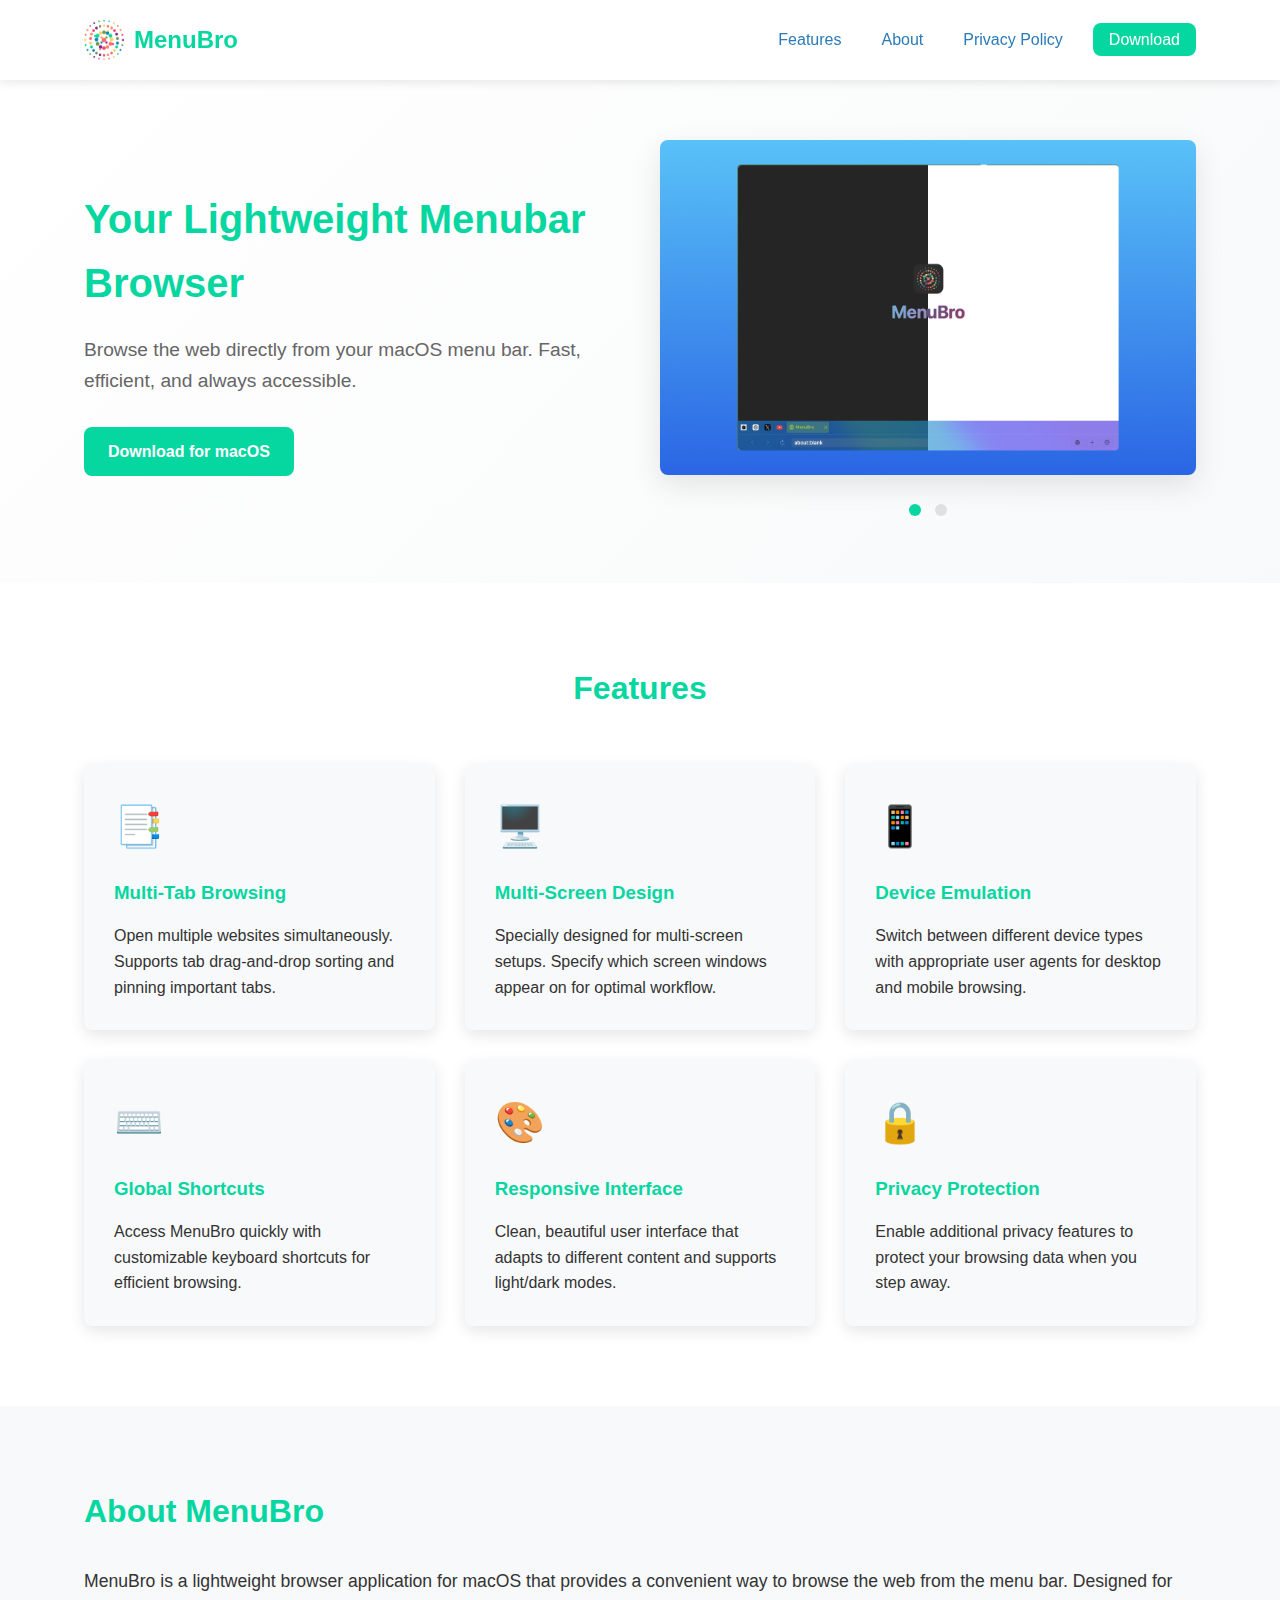
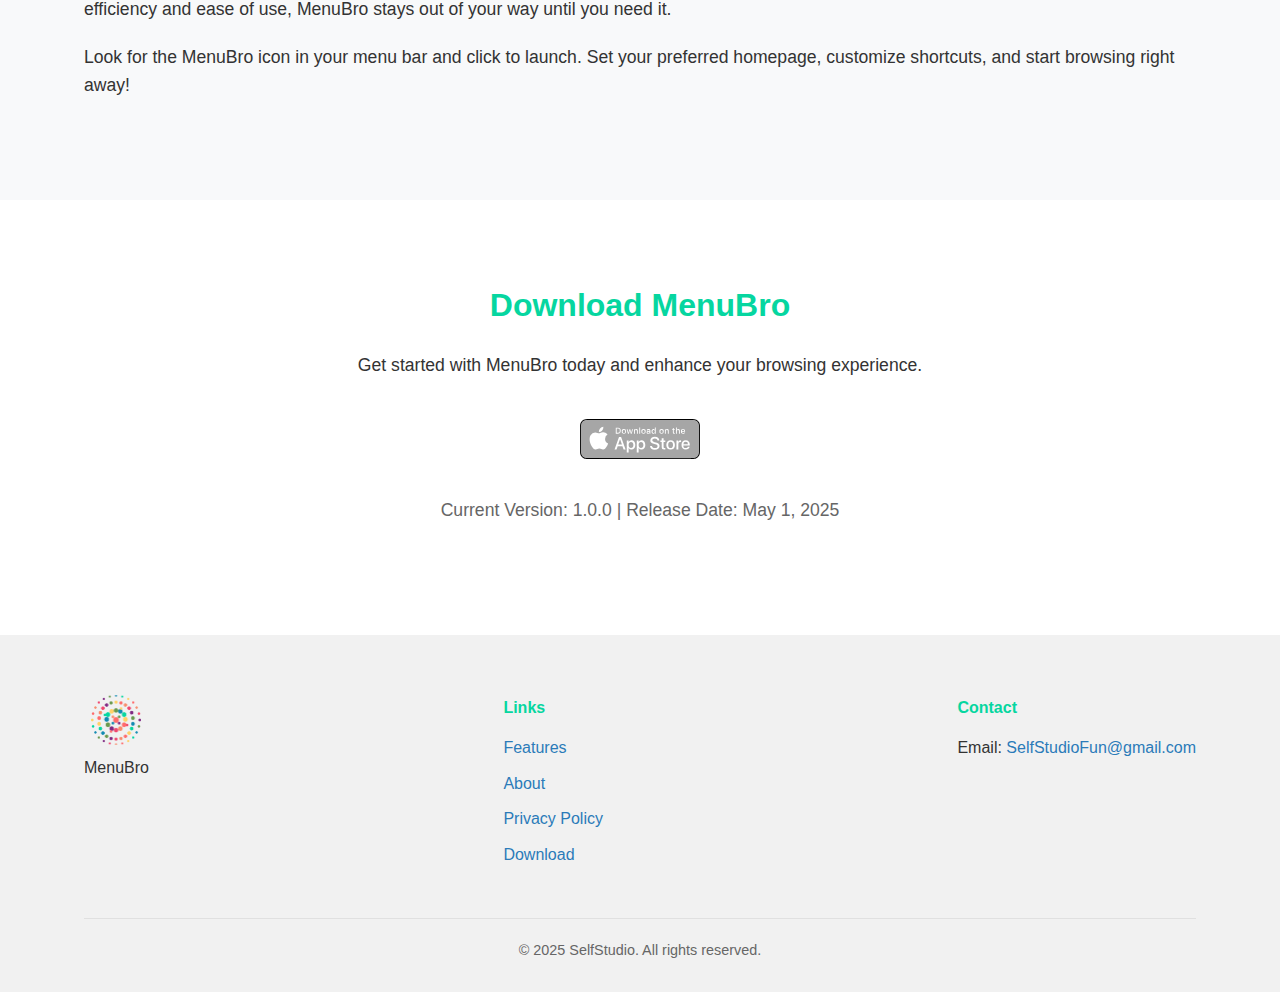
<file: index.html>
<!DOCTYPE html>
<html lang="en">
<head>
    <meta charset="UTF-8">
    <meta name="viewport" content="width=device-width, initial-scale=1.0">
    <title>MenuBro - Lightweight Menubar Browser</title>

    <!-- Favicon -->
    <link rel="icon" href="images/favicon.ico">
    <link rel="icon" type="image/png" sizes="32x32" href="images/favicon-32x32.png">
    <link rel="icon" type="image/png" sizes="16x16" href="images/favicon-16x16.png">
    <link rel="apple-touch-icon" sizes="180x180" href="images/apple-touch-icon.png">
    <meta name="theme-color" content="#06d6a0">
    <link rel="manifest" href="manifest.json">

    <link rel="stylesheet" href="css/styles.css">
    <script src="js/main.js" defer></script>
</head>
<body>
    <header>
        <div class="container">
            <div class="logo">
                <img src="images/logo.png" alt="MenuBro Logo">
                <h1>MenuBro</h1>
            </div>
            <nav>
                <ul>
                    <li><a href="#features">Features</a></li>
                    <li><a href="#about">About</a></li>
                    <li><a href="privacy-policy.html">Privacy Policy</a></li>
                    <li><a href="#download" class="download-btn">Download</a></li>
                </ul>
            </nav>
        </div>
    </header>

    <section class="hero">
        <div class="container">
            <div class="hero-content">
                <h1>Your Lightweight Menubar Browser</h1>
                <p>Browse the web directly from your macOS menu bar. Fast, efficient, and always accessible.</p>
                <a href="#download" class="cta-button">Download for macOS</a>
            </div>
            <div class="hero-image">
                <div class="slideshow-container">
                    <div class="slide fade active" style="display: block;">
                        <img src="images/hero-image.png" alt="MenuBro Browser Screenshot 1">
                    </div>
                    <div class="slide fade">
                        <img src="images/hero-image-2.png" alt="MenuBro Browser Screenshot 2">
                    </div>

                    <!-- 导航点 -->
                    <div class="dots-container">
                        <span class="dot active" onclick="currentSlide(1)"></span>
                        <span class="dot" onclick="currentSlide(2)"></span>
                    </div>
                </div>
            </div>
        </div>
    </section>

    <section id="features" class="features">
        <div class="container">
            <h2>Features</h2>
            <div class="feature-grid">
                <div class="feature-card">
                    <div class="feature-icon">📑</div>
                    <h3>Multi-Tab Browsing</h3>
                    <p>Open multiple websites simultaneously. Supports tab drag-and-drop sorting and pinning important tabs.</p>
                </div>
                <div class="feature-card">
                    <div class="feature-icon">🖥️</div>
                    <h3>Multi-Screen Design</h3>
                    <p>Specially designed for multi-screen setups. Specify which screen windows appear on for optimal workflow.</p>
                </div>
                <div class="feature-card">
                    <div class="feature-icon">📱</div>
                    <h3>Device Emulation</h3>
                    <p>Switch between different device types with appropriate user agents for desktop and mobile browsing.</p>
                </div>
                <div class="feature-card">
                    <div class="feature-icon">⌨️</div>
                    <h3>Global Shortcuts</h3>
                    <p>Access MenuBro quickly with customizable keyboard shortcuts for efficient browsing.</p>
                </div>
                <div class="feature-card">
                    <div class="feature-icon">🎨</div>
                    <h3>Responsive Interface</h3>
                    <p>Clean, beautiful user interface that adapts to different content and supports light/dark modes.</p>
                </div>
                <div class="feature-card">
                    <div class="feature-icon">🔒</div>
                    <h3>Privacy Protection</h3>
                    <p>Enable additional privacy features to protect your browsing data when you step away.</p>
                </div>
            </div>
        </div>
    </section>

    <section id="about" class="about">
        <div class="container">
            <h2>About MenuBro</h2>
            <p>MenuBro is a lightweight browser application for macOS that provides a convenient way to browse the web from the menu bar. Designed for efficiency and ease of use, MenuBro stays out of your way until you need it.</p>
            <p>Look for the MenuBro icon in your menu bar and click to launch. Set your preferred homepage, customize shortcuts, and start browsing right away!</p>
        </div>
    </section>

    <section id="download" class="download">
        <div class="container">
            <h2>Download MenuBro</h2>
            <p>Get started with MenuBro today and enhance your browsing experience.</p>
            <a href="https://apps.apple.com/us/app/menubro/id6745024185">
                <img src="images/app-download-badge.svg" alt="Download on the App Store" class="app-store-badge">
            </a>
            <p class="version-info">Current Version: 1.0.0 | Release Date: May 1, 2025</p>
        </div>
    </section>

    <footer>
        <div class="container">
            <div class="footer-content">
                <div class="footer-logo">
                    <img src="images/logo.png" alt="MenuBro Logo">
                    <p>MenuBro</p>
                </div>
                <div class="footer-links">
                    <h4>Links</h4>
                    <ul>
                        <li><a href="#features">Features</a></li>
                        <li><a href="#about">About</a></li>
                        <li><a href="privacy-policy.html">Privacy Policy</a></li>
                        <li><a href="#download">Download</a></li>
                    </ul>
                </div>
                <div class="footer-contact">
                    <h4>Contact</h4>
                    <span>Email: <a href="mailto:SelfStudioFun@gmail.com">SelfStudioFun@gmail.com</a></span>
                </div>
            </div>
            <div class="copyright">
                <p>© 2025 SelfStudio. All rights reserved.</p>
            </div>
        </div>
    </footer>
</body>
</html>
</file>
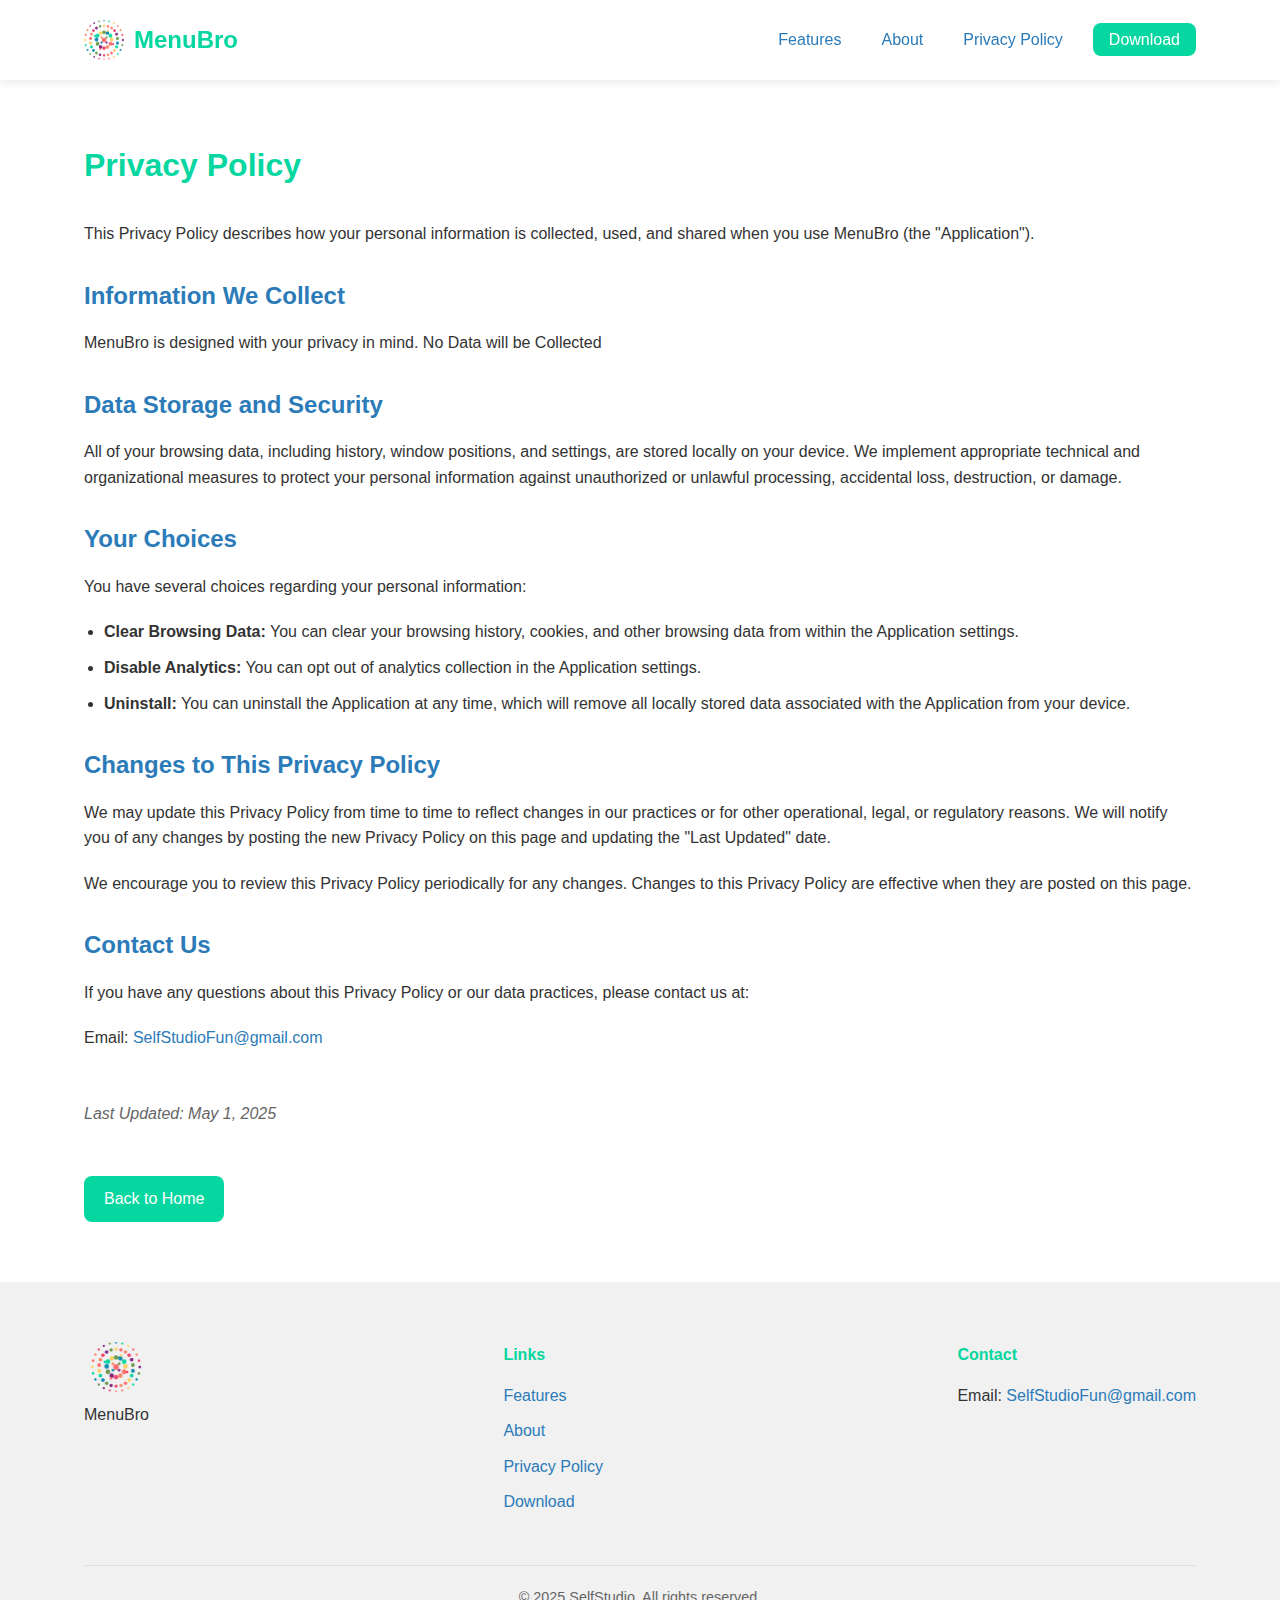
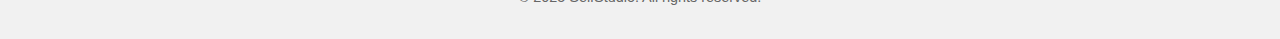
<file: privacy-policy.html>
<!DOCTYPE html>
<html lang="en">
<head>
    <meta charset="UTF-8">
    <meta name="viewport" content="width=device-width, initial-scale=1.0">
    <title>Privacy Policy - MenuBro</title>

    <!-- Favicon -->
    <link rel="icon" href="images/favicon.ico">
    <link rel="icon" type="image/png" sizes="32x32" href="images/favicon-32x32.png">
    <link rel="icon" type="image/png" sizes="16x16" href="images/favicon-16x16.png">
    <link rel="apple-touch-icon" sizes="180x180" href="images/apple-touch-icon.png">
    <meta name="theme-color" content="#06d6a0">
    <link rel="manifest" href="manifest.json">

    <link rel="stylesheet" href="css/styles.css">
    <script src="js/main.js" defer></script>
</head>
<body>
    <header>
        <div class="container">
            <div class="logo">
                <img src="images/logo.png" alt="MenuBro Logo">
                <h1>MenuBro</h1>
            </div>
            <nav>
                <ul>
                    <li><a href="index.html#features">Features</a></li>
                    <li><a href="index.html#about">About</a></li>
                    <li><a href="privacy-policy.html">Privacy Policy</a></li>
                    <li><a href="index.html#download" class="download-btn">Download</a></li>
                </ul>
            </nav>
        </div>
    </header>

    <section class="privacy-policy">
        <div class="container">
            <h1>Privacy Policy</h1>

            <p>This Privacy Policy describes how your personal information is collected, used, and shared when you use MenuBro (the "Application").</p>

            <h2>Information We Collect</h2>

            <p>MenuBro is designed with your privacy in mind. No Data will be Collected</p>

            <h2>Data Storage and Security</h2>

            <p>All of your browsing data, including history, window positions, and settings, are stored locally on your device. We implement appropriate technical and organizational measures to protect your personal information against unauthorized or unlawful processing, accidental loss, destruction, or damage.</p>


            <h2>Your Choices</h2>

            <p>You have several choices regarding your personal information:</p>

            <ul>
                <li><strong>Clear Browsing Data:</strong> You can clear your browsing history, cookies, and other browsing data from within the Application settings.</li>
                <li><strong>Disable Analytics:</strong> You can opt out of analytics collection in the Application settings.</li>
                <li><strong>Uninstall:</strong> You can uninstall the Application at any time, which will remove all locally stored data associated with the Application from your device.</li>
            </ul>

            <h2>Changes to This Privacy Policy</h2>

            <p>We may update this Privacy Policy from time to time to reflect changes in our practices or for other operational, legal, or regulatory reasons. We will notify you of any changes by posting the new Privacy Policy on this page and updating the "Last Updated" date.</p>

            <p>We encourage you to review this Privacy Policy periodically for any changes. Changes to this Privacy Policy are effective when they are posted on this page.</p>

            <h2>Contact Us</h2>

            <p>If you have any questions about this Privacy Policy or our data practices, please contact us at:</p>

            <span>Email: <a>SelfStudioFun@gmail.com</a></span>

            <p class="last-updated">Last Updated: May 1, 2025</p>

            <a href="index.html" class="back-to-home">Back to Home</a>
        </div>
    </section>

    <footer>
        <div class="container">
            <div class="footer-content">
                <div class="footer-logo">
                    <img src="images/logo.png" alt="MenuBro Logo">
                    <p>MenuBro</p>
                </div>
                <div class="footer-links">
                    <h4>Links</h4>
                    <ul>
                        <li><a href="index.html#features">Features</a></li>
                        <li><a href="index.html#about">About</a></li>
                        <li><a href="privacy-policy.html">Privacy Policy</a></li>
                        <li><a href="index.html#download">Download</a></li>
                    </ul>
                </div>
                <div class="footer-contact">
                    <h4>Contact</h4>
                    <span>Email: <a href="mailto:SelfStudioFun@gmail.com">SelfStudioFun@gmail.com</a></span>
                </div>
            </div>
            <div class="copyright">
                <p>© 2025 SelfStudio. All rights reserved.</p>
            </div>
        </div>
    </footer>
</body>
</html>
</file>
<file: css/styles.css>
/* Base Styles */
:root {
    --primary-color: #06d6a0;
    --secondary-color: #2b7bb9;
    --accent-color: #fb61da;
    --text-color: #333333;
    --light-text: #666666;
    --background-color: #ffffff;
    --card-background: #f8f9fa;
    --footer-background: #f1f1f1;
    --border-color: #e0e0e0;
    --shadow-color: rgba(0, 0, 0, 0.1);
    --border-radius: 8px;
    --transition-speed: 0.3s;
}

@media (prefers-color-scheme: dark) {
    :root {
        --primary-color: #06d6a0;
        --secondary-color: #61dafb;
        --accent-color: #fb61da;
        --text-color: #f1f1f1;
        --light-text: #b0b0b0;
        --background-color: #1e1e1e;
        --card-background: #2d2d2d;
        --footer-background: #252525;
        --border-color: #444444;
        --shadow-color: rgba(0, 0, 0, 0.3);
    }
}

* {
    margin: 0;
    padding: 0;
    box-sizing: border-box;
}

body {
    font-family: -apple-system, BlinkMacSystemFont, "Segoe UI", Roboto, Helvetica, Arial, sans-serif;
    line-height: 1.6;
    color: var(--text-color);
    background-color: var(--background-color);
}

a {
    color: var(--secondary-color);
    text-decoration: none;
    transition: color var(--transition-speed) ease;
}

a:hover {
    color: var(--primary-color);
}

.container {
    width: 90%;
    max-width: 1200px;
    margin: 0 auto;
    padding: 0 20px;
}

img {
    max-width: 100%;
    height: auto;
}

/* Header Styles */
header {
    padding: 20px 0;
    background-color: var(--background-color);
    box-shadow: 0 2px 10px var(--shadow-color);
    position: sticky;
    top: 0;
    z-index: 100;
}

header .container {
    display: flex;
    justify-content: space-between;
    align-items: center;
}

.logo {
    display: flex;
    align-items: center;
    gap: 10px;
}

.logo img {
    width: 40px;
    height: 40px;
}

.logo h1 {
    font-size: 1.5rem;
    font-weight: 600;
    color: var(--primary-color);
}

nav ul {
    display: flex;
    list-style: none;
    gap: 20px;
}

nav a {
    font-weight: 500;
    padding: 5px 10px;
    border-radius: var(--border-radius);
    transition: background-color var(--transition-speed) ease;
}

nav a:hover {
    background-color: var(--card-background);
}

.download-btn {
    background-color: var(--primary-color);
    color: white;
    padding: 8px 16px;
    border-radius: var(--border-radius);
    transition: background-color var(--transition-speed) ease;
}

.download-btn:hover {
    background-color: var(--secondary-color);
    color: white;
}

/* Hero Section */
.hero {
    padding: 60px 0;
    background: linear-gradient(135deg, var(--background-color) 0%, var(--card-background) 100%);
}

.hero .container {
    display: flex;
    align-items: center;
    gap: 40px;
}

.hero-content {
    flex: 1;
}

.hero-content h1 {
    font-size: 2.5rem;
    margin-bottom: 20px;
    color: var(--primary-color);
}

.hero-content p {
    font-size: 1.2rem;
    margin-bottom: 30px;
    color: var(--light-text);
}

.hero-image {
    flex: 1;
    display: flex;
    justify-content: center;
}

.hero-image img {
    max-width: 100%;
    border-radius: var(--border-radius);
    box-shadow: 0 10px 30px var(--shadow-color);
}

/* 轮播样式 */
.slideshow-container {
    position: relative;
    width: 100%;
    max-width: 600px;
    margin: 0 auto;
}

.slide {
    display: none;
    animation-duration: 1s;
}

.slide.active {
    display: block;
}

.slide img {
    width: 100%;
    height: auto;
}

/* 淡入淡出动画 */
.fade {
    animation-name: fade;
    animation-duration: 1.5s;
}

@keyframes fade {
    from {opacity: 0.4}
    to {opacity: 1}
}

/* 导航点样式 */
.dots-container {
    text-align: center;
    margin-top: 15px;
}

.dot {
    cursor: pointer;
    height: 12px;
    width: 12px;
    margin: 0 5px;
    background-color: var(--border-color);
    border-radius: 50%;
    display: inline-block;
    transition: background-color 0.6s ease;
}

.dot.active, .dot:hover {
    background-color: var(--primary-color);
}

.cta-button {
    display: inline-block;
    background-color: var(--primary-color);
    color: white;
    padding: 12px 24px;
    border-radius: var(--border-radius);
    font-weight: 600;
    transition: background-color var(--transition-speed) ease, transform var(--transition-speed) ease;
}

.cta-button:hover {
    background-color: var(--secondary-color);
    color: white;
    transform: translateY(-2px);
}

/* App Store badge styles */
.app-store-badge {
    display: inline-block;
    margin: 10px 0;
    transition: transform var(--transition-speed) ease;
    max-width: 180px;
    height: auto;
}

.app-store-badge:hover {
    transform: translateY(-2px);
}

/* Features Section */
.features {
    padding: 80px 0;
    background-color: var(--background-color);
}

.features h2 {
    text-align: center;
    margin-bottom: 50px;
    font-size: 2rem;
    color: var(--primary-color);
}

.feature-grid {
    display: grid;
    grid-template-columns: repeat(auto-fit, minmax(300px, 1fr));
    gap: 30px;
}

.feature-card {
    background-color: var(--card-background);
    padding: 30px;
    border-radius: var(--border-radius);
    box-shadow: 0 5px 15px var(--shadow-color);
    transition: transform var(--transition-speed) ease;
}

.feature-card:hover {
    transform: translateY(-5px);
}

.feature-icon {
    font-size: 2.5rem;
    margin-bottom: 20px;
}

.feature-card h3 {
    margin-bottom: 15px;
    color: var(--primary-color);
}

/* About Section */
.about {
    padding: 80px 0;
    background-color: var(--card-background);
}

.about h2 {
    margin-bottom: 30px;
    font-size: 2rem;
    color: var(--primary-color);
}

.about p {
    margin-bottom: 20px;
    font-size: 1.1rem;
}

/* Download Section */
.download {
    padding: 80px 0;
    text-align: center;
    background-color: var(--background-color);
}

.download h2 {
    margin-bottom: 20px;
    font-size: 2rem;
    color: var(--primary-color);
}

.download p {
    margin-bottom: 30px;
    font-size: 1.1rem;
}

/* Download button styles are handled by .cta-button */

.version-info {
    margin-top: 20px;
    font-size: 0.9rem;
    color: var(--light-text);
}

/* Footer */
footer {
    padding: 60px 0 30px;
    background-color: var(--footer-background);
}

.footer-content {
    display: flex;
    flex-wrap: wrap;
    justify-content: space-between;
    margin-bottom: 40px;
    gap: 30px;
}

.footer-logo {
    display: flex;
    flex-direction: column;
    align-items: center;
    gap: 10px;
}

.footer-logo img {
    width: 50px;
    height: 50px;
}

.footer-links h4, .footer-contact h4 {
    margin-bottom: 15px;
    color: var(--primary-color);
}

.footer-links ul {
    list-style: none;
}

.footer-links li {
    margin-bottom: 10px;
}

.copyright {
    text-align: center;
    padding-top: 20px;
    border-top: 1px solid var(--border-color);
    color: var(--light-text);
    font-size: 0.9rem;
}

/* Privacy Policy Page */
.privacy-policy {
    padding: 60px 0;
}

.privacy-policy h1 {
    margin-bottom: 30px;
    color: var(--primary-color);
}

.privacy-policy h2 {
    margin: 30px 0 15px;
    color: var(--secondary-color);
}

.privacy-policy p, .privacy-policy ul, .privacy-policy ol {
    margin-bottom: 20px;
}

.privacy-policy ul, .privacy-policy ol {
    padding-left: 20px;
}

.privacy-policy li {
    margin-bottom: 10px;
}

.privacy-policy .last-updated {
    margin-top: 50px;
    font-style: italic;
    color: var(--light-text);
}

.back-to-home {
    display: inline-block;
    margin-top: 30px;
    padding: 10px 20px;
    background-color: var(--primary-color);
    color: white;
    border-radius: var(--border-radius);
    transition: background-color var(--transition-speed) ease;
}

.back-to-home:hover {
    background-color: var(--secondary-color);
    color: white;
}

/* Responsive Design */
@media (max-width: 768px) {
    .hero .container {
        flex-direction: column;
    }

    .hero-content {
        text-align: center;
    }

    .feature-grid {
        grid-template-columns: 1fr;
    }

    .footer-content {
        flex-direction: column;
        align-items: center;
        text-align: center;
    }

    nav ul {
        gap: 10px;
    }
}

@media (max-width: 480px) {
    header .container {
        flex-direction: column;
        gap: 20px;
    }

    nav ul {
        flex-wrap: wrap;
        justify-content: center;
    }

    .hero-content h1 {
        font-size: 2rem;
    }
}
</file>
